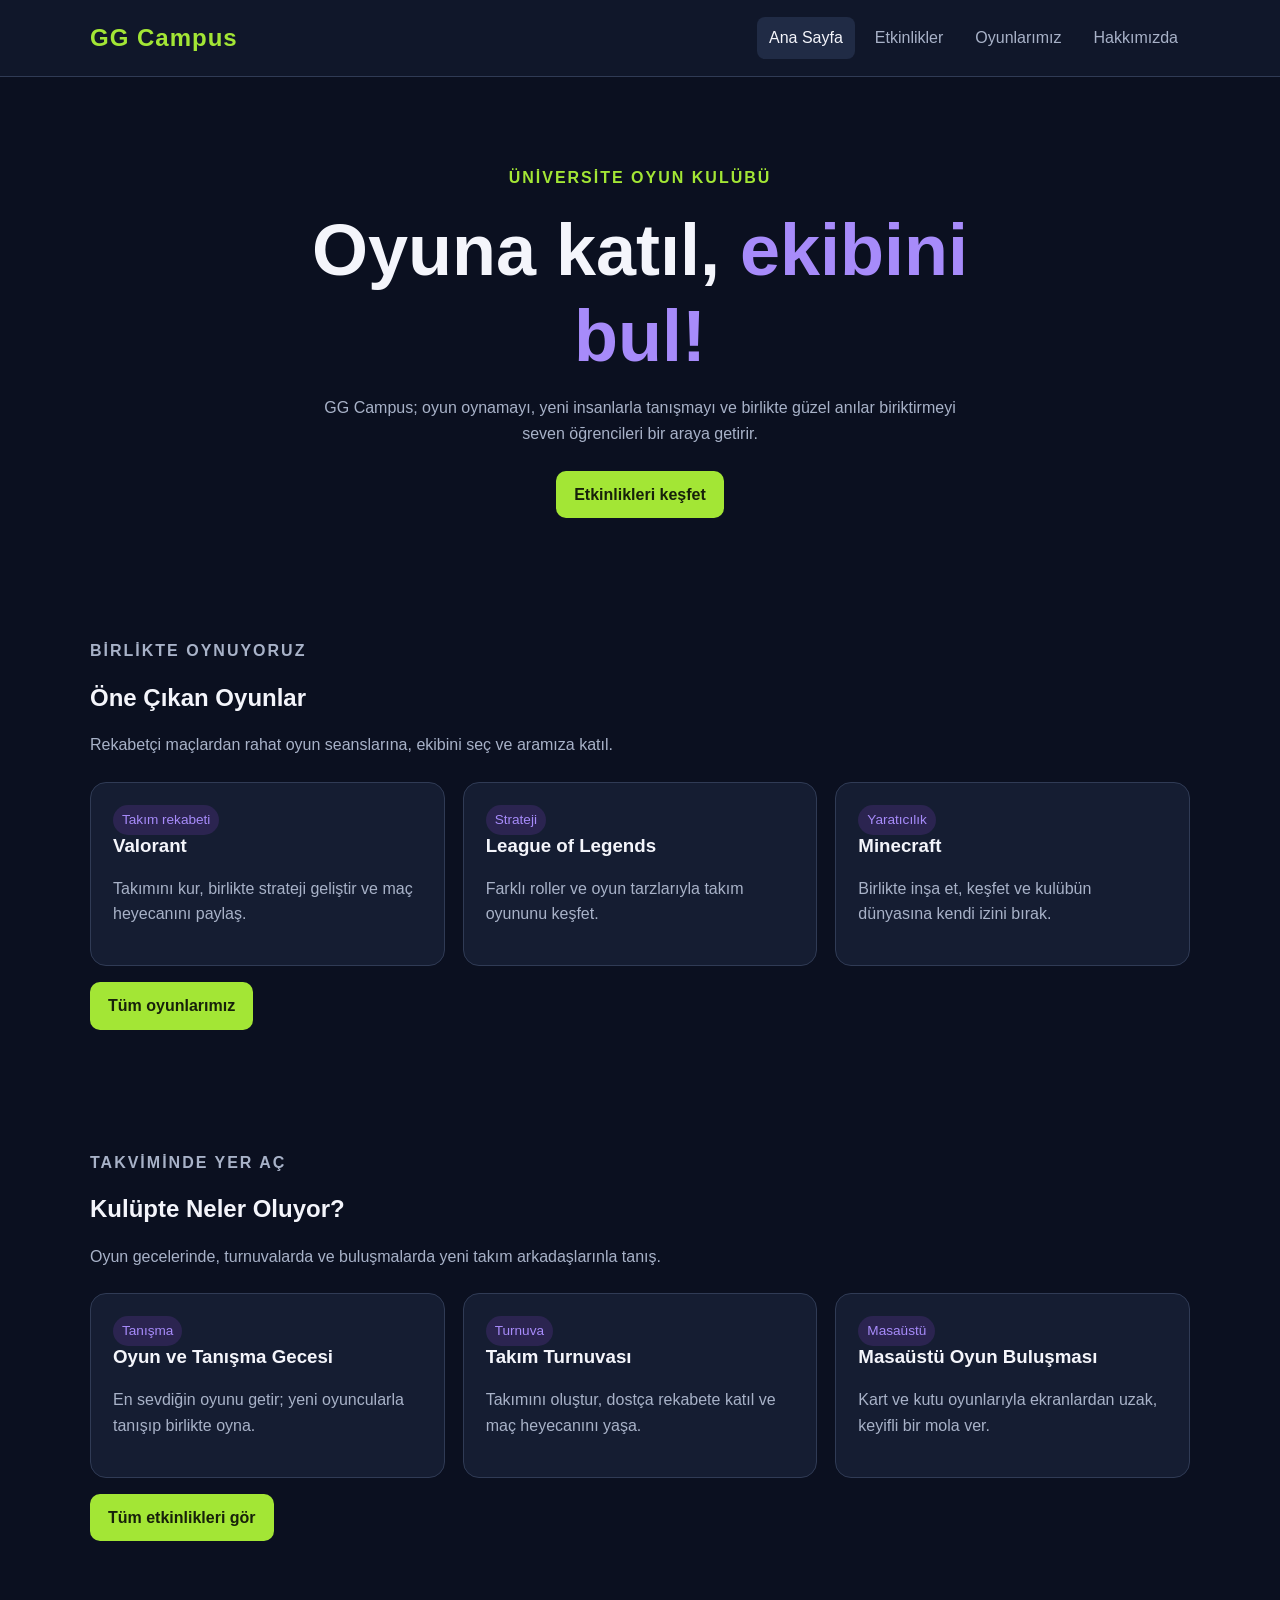
<file: index.html>
<!DOCTYPE html>
<html lang="tr">
<head>
	<meta charset="UTF-8">
	<meta name="viewport" content="width=device-width, initial-scale=1.0">
	<title>GG Campus | Ana Sayfa</title>
	<link rel="stylesheet" href="style.css">
</head>
<body>
	<header class="site-header">
		<nav class="navbar" aria-label="Ana navigasyon">
			<a class="logo" href="index.html">GG Campus</a>
			<div class="nav-links">
				<a href="index.html" aria-current="page">Ana Sayfa</a>
				<a href="etkinlikler.html">Etkinlikler</a>
				<a href="oyunlar.html">Oyunlarımız</a>
				<a href="hakkimizda.html">Hakkımızda</a>
			</div>
		</nav>
	</header>
	<main class="container">
		<section class="hero">
			<p class="eyebrow">Üniversite Oyun Kulübü</p>
			<h1>Oyuna katıl, <span>ekibini bul!</span></h1>
			<p class="lead">
				GG Campus; oyun oynamayı, yeni insanlarla tanışmayı ve birlikte güzel anılar biriktirmeyi seven öğrencileri bir araya getirir.
			</p>
			<a class="button" href="etkinlikler.html">Etkinlikleri keşfet</a>
		</section>

		<section class="section" aria-labelledby="games-heading">
			<div class="section-heading">
				<p class="eyebrow">Birlikte oynuyoruz</p>
				<h2 id="games-heading">Öne Çıkan Oyunlar</h2>
				<p>Rekabetçi maçlardan rahat oyun seanslarına, ekibini seç ve aramıza katıl.</p>
			</div>
			<div class="card-grid">
				<article class="card">
					<span class="card-tag">Takım rekabeti</span>
					<h3>Valorant</h3>
					<p>Takımını kur, birlikte strateji geliştir ve maç heyecanını paylaş.</p>
				</article>
				<article class="card">
					<span class="card-tag">Strateji</span>
					<h3>League of Legends</h3>
					<p>Farklı roller ve oyun tarzlarıyla takım oyununu keşfet.</p>
				</article>
				<article class="card">
					<span class="card-tag">Yaratıcılık</span>
					<h3>Minecraft</h3>
					<p>Birlikte inşa et, keşfet ve kulübün dünyasına kendi izini bırak.</p>
				</article>
			</div>
			<p><a class="button" href="oyunlar.html">Tüm oyunlarımız</a></p>
		</section>

		<section class="section" aria-labelledby="events-heading">
			<div class="section-heading">
				<p class="eyebrow">Takviminde yer aç</p>
				<h2 id="events-heading">Kulüpte Neler Oluyor?</h2>
				<p>Oyun gecelerinde, turnuvalarda ve buluşmalarda yeni takım arkadaşlarınla tanış.</p>
			</div>
			<div class="card-grid">
				<article class="card">
					<span class="card-tag">Tanışma</span>
					<h3>Oyun ve Tanışma Gecesi</h3>
					<p>En sevdiğin oyunu getir; yeni oyuncularla tanışıp birlikte oyna.</p>
				</article>
				<article class="card">
					<span class="card-tag">Turnuva</span>
					<h3>Takım Turnuvası</h3>
					<p>Takımını oluştur, dostça rekabete katıl ve maç heyecanını yaşa.</p>
				</article>
				<article class="card">
					<span class="card-tag">Masaüstü</span>
					<h3>Masaüstü Oyun Buluşması</h3>
					<p>Kart ve kutu oyunlarıyla ekranlardan uzak, keyifli bir mola ver.</p>
				</article>
			</div>
			<p><a class="button" href="etkinlikler.html">Tüm etkinlikleri gör</a></p>
		</section>
	</main>
</body>
</html>
</file>
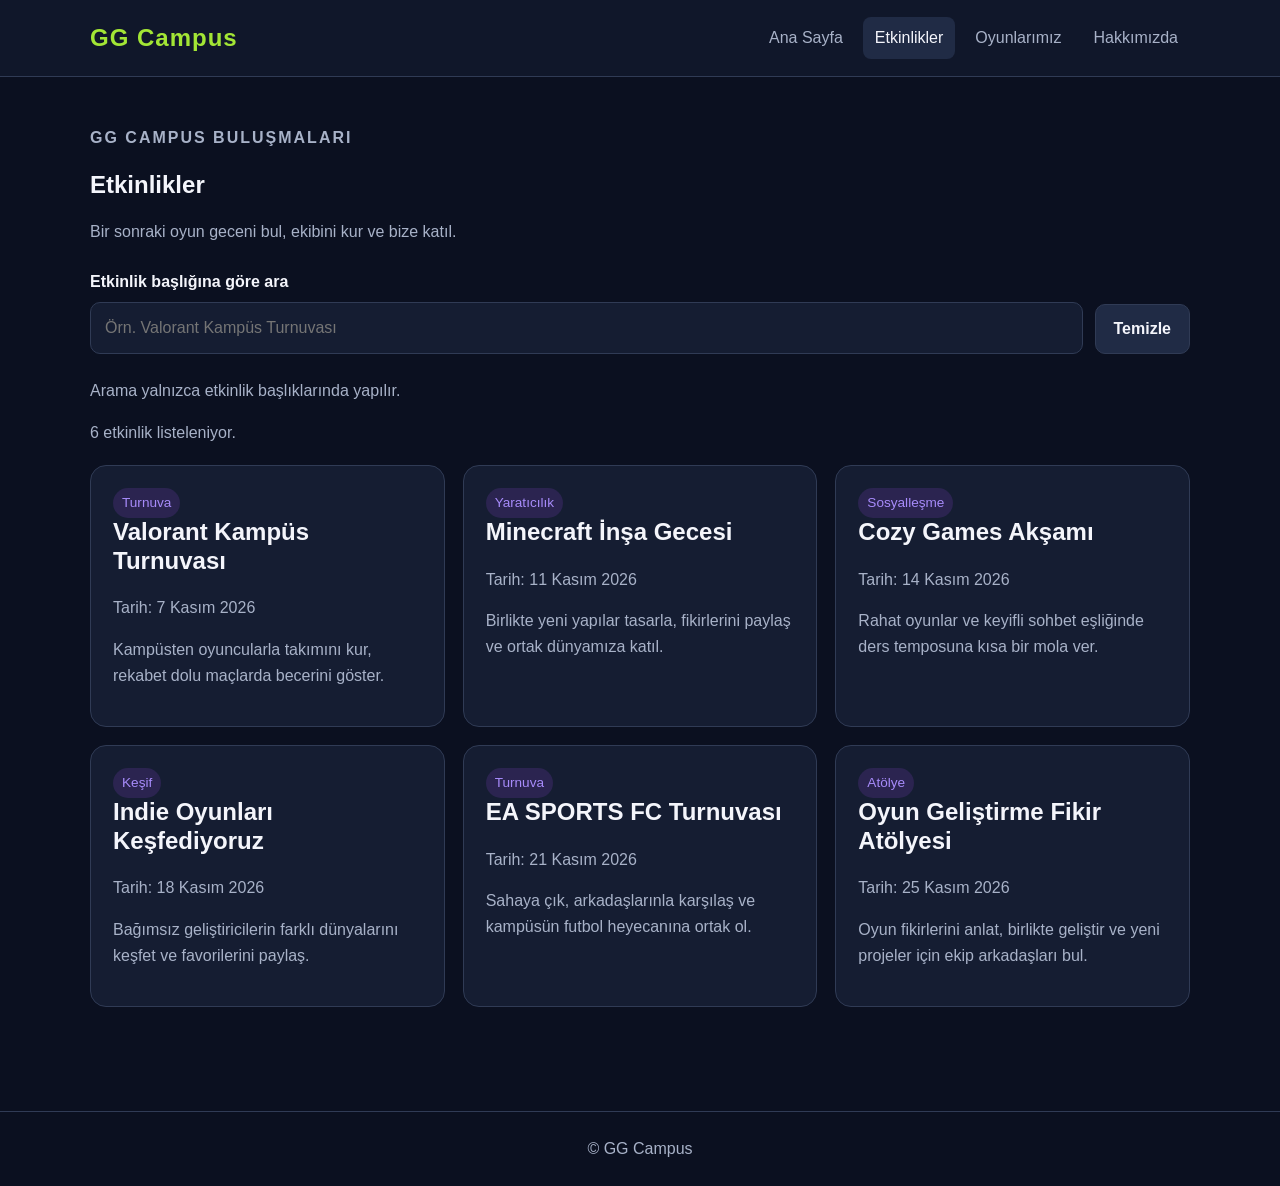
<file: etkinlikler.html>
<!DOCTYPE html>
<html lang="tr">
<head>
	<meta charset="UTF-8">
	<meta name="viewport" content="width=device-width, initial-scale=1.0">
	<title>GG Campus | Etkinlikler</title>
	<link rel="stylesheet" href="style.css">
</head>
<body>
	<header class="site-header">
		<nav class="navbar" aria-label="Ana navigasyon">
			<a class="logo" href="index.html">GG Campus</a>
			<div class="nav-links">
				<a href="index.html">Ana Sayfa</a>
				<a href="etkinlikler.html" aria-current="page">Etkinlikler</a>
				<a href="oyunlar.html">Oyunlarımız</a>
				<a href="hakkimizda.html">Hakkımızda</a>
			</div>
		</nav>
	</header>

	<main class="container">
		<section class="section" aria-labelledby="events-heading">
			<div class="section-heading">
				<p class="eyebrow">GG Campus buluşmaları</p>
				<h1 id="events-heading">Etkinlikler</h1>
				<p>Bir sonraki oyun geceni bul, ekibini kur ve bize katıl.</p>
			</div>

			<div class="search-panel">
				<div class="search-field">
					<label for="event-search">Etkinlik başlığına göre ara</label>
					<input
						type="search"
						id="event-search"
						aria-describedby="event-search-hint"
						placeholder="Örn. Valorant Kampüs Turnuvası"
					>
				</div>
				<button class="button button-secondary" id="clear-search" type="button">Temizle</button>
			</div>
			<p class="muted" id="event-search-hint">Arama yalnızca etkinlik başlıklarında yapılır.</p>
			<p class="search-status" id="event-count" aria-live="polite" aria-atomic="true">6 etkinlik listeleniyor.</p>

			<p class="search-status" id="no-events-message" role="status" hidden>
				Aramanla eşleşen etkinlik bulunamadı.
			</p>

			<div class="card-grid" id="event-list">
				<article class="card event-card">
					<span class="card-tag">Turnuva</span>
					<h2>Valorant Kampüs Turnuvası</h2>
					<p class="muted">Tarih: <time datetime="2026-11-07">7 Kasım 2026</time></p>
					<p>Kampüsten oyuncularla takımını kur, rekabet dolu maçlarda becerini göster.</p>
				</article>
				<article class="card event-card">
					<span class="card-tag">Yaratıcılık</span>
					<h2>Minecraft İnşa Gecesi</h2>
					<p class="muted">Tarih: <time datetime="2026-11-11">11 Kasım 2026</time></p>
					<p>Birlikte yeni yapılar tasarla, fikirlerini paylaş ve ortak dünyamıza katıl.</p>
				</article>
				<article class="card event-card">
					<span class="card-tag">Sosyalleşme</span>
					<h2>Cozy Games Akşamı</h2>
					<p class="muted">Tarih: <time datetime="2026-11-14">14 Kasım 2026</time></p>
					<p>Rahat oyunlar ve keyifli sohbet eşliğinde ders temposuna kısa bir mola ver.</p>
				</article>
				<article class="card event-card">
					<span class="card-tag">Keşif</span>
					<h2>Indie Oyunları Keşfediyoruz</h2>
					<p class="muted">Tarih: <time datetime="2026-11-18">18 Kasım 2026</time></p>
					<p>Bağımsız geliştiricilerin farklı dünyalarını keşfet ve favorilerini paylaş.</p>
				</article>
				<article class="card event-card">
					<span class="card-tag">Turnuva</span>
					<h2>EA SPORTS FC Turnuvası</h2>
					<p class="muted">Tarih: <time datetime="2026-11-21">21 Kasım 2026</time></p>
					<p>Sahaya çık, arkadaşlarınla karşılaş ve kampüsün futbol heyecanına ortak ol.</p>
				</article>
				<article class="card event-card">
					<span class="card-tag">Atölye</span>
					<h2>Oyun Geliştirme Fikir Atölyesi</h2>
					<p class="muted">Tarih: <time datetime="2026-11-25">25 Kasım 2026</time></p>
					<p>Oyun fikirlerini anlat, birlikte geliştir ve yeni projeler için ekip arkadaşları bul.</p>
				</article>
			</div>
		</section>
	</main>

	<footer class="site-footer">© GG Campus</footer>
	<script src="script.js" defer></script>
</body>
</html>
</file>
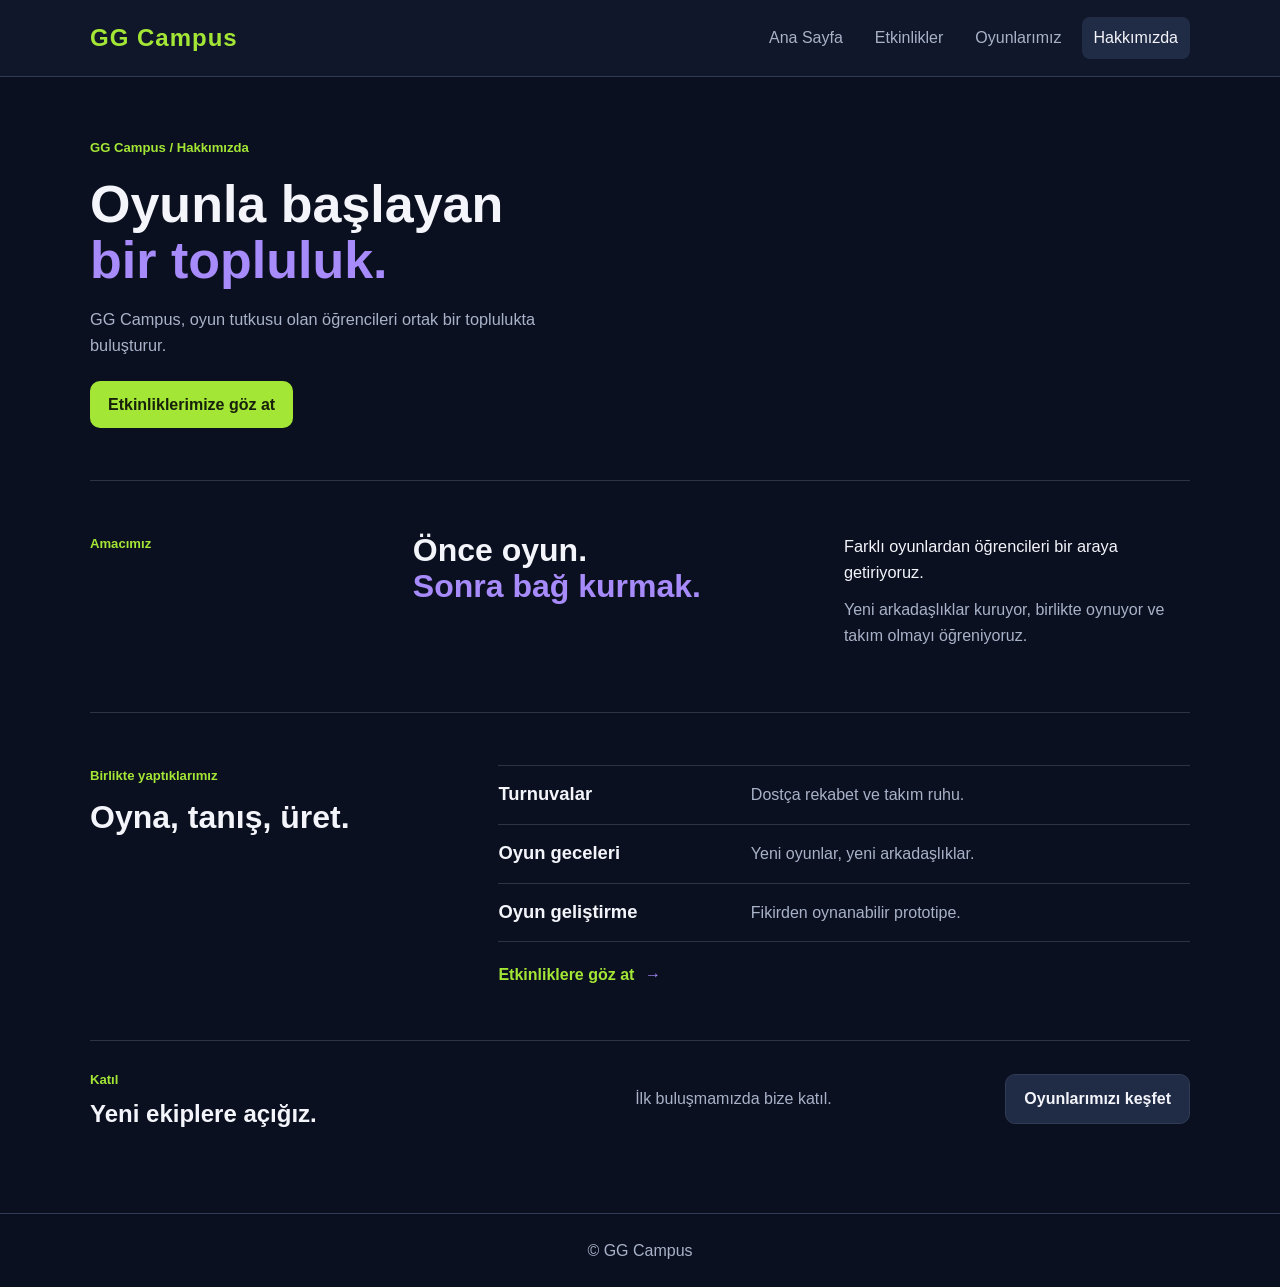
<file: hakkimizda.html>
<!DOCTYPE html>
<html lang="tr">
<head>
	<meta charset="UTF-8">
	<meta name="viewport" content="width=device-width, initial-scale=1.0">
	<title>GG Campus | Hakkımızda</title>
	<link rel="stylesheet" href="style.css">
</head>
<body class="about-page">
	<header class="site-header">
		<nav class="navbar" aria-label="Ana navigasyon">
			<a class="logo" href="index.html">GG Campus</a>
			<div class="nav-links">
				<a href="index.html">Ana Sayfa</a>
				<a href="etkinlikler.html">Etkinlikler</a>
				<a href="oyunlar.html">Oyunlarımız</a>
				<a href="hakkimizda.html" aria-current="page">Hakkımızda</a>
			</div>
		</nav>
	</header>

	<main class="container about-container">
		<section class="about-hero" aria-labelledby="about-heading">
			<div class="about-hero-copy">
				<p class="about-kicker">GG Campus / Hakkımızda</p>
				<h1 id="about-heading">Oyunla başlayan<span>bir topluluk.</span></h1>
				<p class="about-hero-intro">GG Campus, oyun tutkusu olan öğrencileri ortak bir toplulukta buluşturur.</p>
				<a class="button" href="etkinlikler.html">Etkinliklerimize göz at</a>
			</div>
		</section>

		<section class="about-purpose" aria-labelledby="purpose-heading">
			<p class="about-index">Amacımız</p>
			<div class="about-purpose-content">
				<h2 id="purpose-heading">Önce oyun.<br><span>Sonra bağ kurmak.</span></h2>
				<div class="about-purpose-copy">
					<p class="about-statement">Farklı oyunlardan öğrencileri bir araya getiriyoruz.</p>
					<p>Yeni arkadaşlıklar kuruyor, birlikte oynuyor ve takım olmayı öğreniyoruz.</p>
				</div>
			</div>
		</section>

		<section class="about-activities" aria-labelledby="activities-heading">
			<div class="about-activities-heading">
				<p class="about-index">Birlikte yaptıklarımız</p>
				<h2 id="activities-heading">Oyna, tanış, üret.</h2>
			</div>
			<div class="about-activity-list">
				<article class="about-activity">
					<h3>Turnuvalar</h3>
					<p>Dostça rekabet ve takım ruhu.</p>
				</article>
				<article class="about-activity">
					<h3>Oyun geceleri</h3>
					<p>Yeni oyunlar, yeni arkadaşlıklar.</p>
				</article>
				<article class="about-activity">
					<h3>Oyun geliştirme</h3>
					<p>Fikirden oynanabilir prototipe.</p>
				</article>
			</div>
			<a class="about-text-link" href="etkinlikler.html">Etkinliklere göz at <span aria-hidden="true">→</span></a>
		</section>

		<section class="about-join" aria-labelledby="join-heading">
			<div>
				<p class="about-index">Katıl</p>
				<h2 id="join-heading">Yeni ekiplere açığız.</h2>
			</div>
			<p>İlk buluşmamızda bize katıl.</p>
			<a class="button button-secondary" href="oyunlar.html">Oyunlarımızı keşfet</a>
		</section>
	</main>

	<footer class="site-footer">© GG Campus</footer>
</body>
</html>
</file>
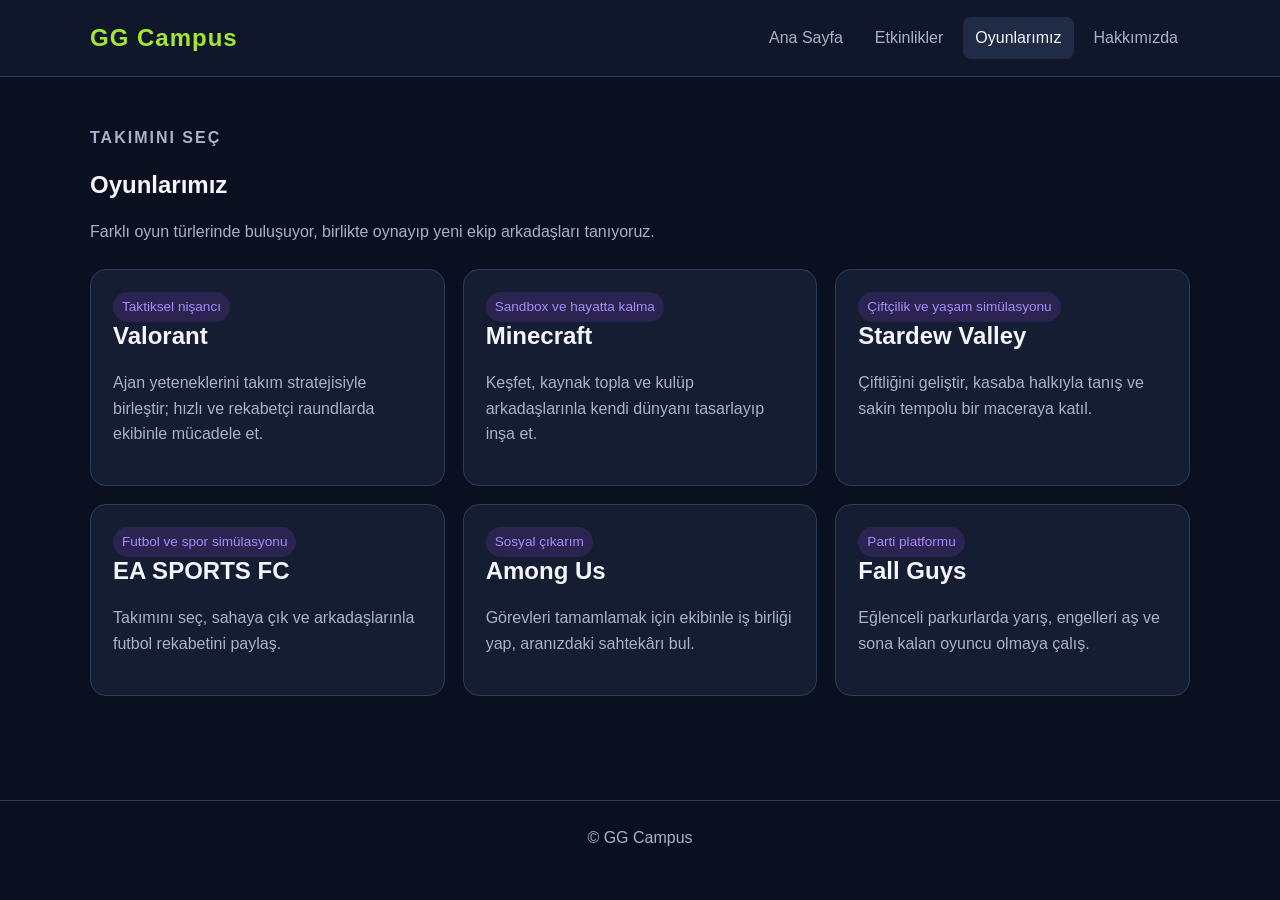
<file: oyunlar.html>
<!DOCTYPE html>
<html lang="tr">
<head>
	<meta charset="UTF-8">
	<meta name="viewport" content="width=device-width, initial-scale=1.0">
	<title>GG Campus | Oyunlarımız</title>
	<link rel="stylesheet" href="style.css">
</head>
<body>
	<header class="site-header">
		<nav class="navbar" aria-label="Ana navigasyon">
			<a class="logo" href="index.html">GG Campus</a>
			<div class="nav-links">
				<a href="index.html">Ana Sayfa</a>
				<a href="etkinlikler.html">Etkinlikler</a>
				<a href="oyunlar.html" aria-current="page">Oyunlarımız</a>
				<a href="hakkimizda.html">Hakkımızda</a>
			</div>
		</nav>
	</header>

	<main class="container">
		<section class="section" aria-labelledby="games-heading">
			<div class="section-heading">
				<p class="eyebrow">Takımını seç</p>
				<h1 id="games-heading">Oyunlarımız</h1>
				<p>Farklı oyun türlerinde buluşuyor, birlikte oynayıp yeni ekip arkadaşları tanıyoruz.</p>
			</div>
			<div class="card-grid">
				<article class="card">
					<span class="card-tag">Taktiksel nişancı</span>
					<h2>Valorant</h2>
					<p>Ajan yeteneklerini takım stratejisiyle birleştir; hızlı ve rekabetçi raundlarda ekibinle mücadele et.</p>
				</article>
				<article class="card">
					<span class="card-tag">Sandbox ve hayatta kalma</span>
					<h2>Minecraft</h2>
					<p>Keşfet, kaynak topla ve kulüp arkadaşlarınla kendi dünyanı tasarlayıp inşa et.</p>
				</article>
				<article class="card">
					<span class="card-tag">Çiftçilik ve yaşam simülasyonu</span>
					<h2>Stardew Valley</h2>
					<p>Çiftliğini geliştir, kasaba halkıyla tanış ve sakin tempolu bir maceraya katıl.</p>
				</article>
				<article class="card">
					<span class="card-tag">Futbol ve spor simülasyonu</span>
					<h2>EA SPORTS FC</h2>
					<p>Takımını seç, sahaya çık ve arkadaşlarınla futbol rekabetini paylaş.</p>
				</article>
				<article class="card">
					<span class="card-tag">Sosyal çıkarım</span>
					<h2>Among Us</h2>
					<p>Görevleri tamamlamak için ekibinle iş birliği yap, aranızdaki sahtekârı bul.</p>
				</article>
				<article class="card">
					<span class="card-tag">Parti platformu</span>
					<h2>Fall Guys</h2>
					<p>Eğlenceli parkurlarda yarış, engelleri aş ve sona kalan oyuncu olmaya çalış.</p>
				</article>
			</div>
		</section>
	</main>

	<footer class="site-footer">© GG Campus</footer>
</body>
</html>
</file>
<file: style.css>
/* GG Campus - Ortak site tasarimi */

:root {
  --bg: #0b1020;
  --surface: #151d32;
  --surface-light: #202b45;
  --text: #f4f5fb;
  --muted: #a8b2c8;
  --purple: #a78bfa;
  --green: #a3e635;
  --border: #303b55;
}

* {
  box-sizing: border-box;
}

html {
  scroll-behavior: smooth;
}

body {
  margin: 0;
  background: var(--bg);
  color: var(--text);
  font-family: Arial, Helvetica, sans-serif;
  line-height: 1.6;
}

a {
  color: inherit;
  text-decoration: none;
}

a:focus-visible,
button:focus-visible,
input:focus-visible {
  outline: 3px solid var(--green);
  outline-offset: 3px;
}

.site-header {
  background: #10172a;
  border-bottom: 1px solid var(--border);
}

.navbar {
  width: min(1100px, 100% - 32px);
  min-height: 76px;
  margin: auto;
  display: flex;
  align-items: center;
  justify-content: space-between;
  gap: 20px;
}

.logo {
  color: var(--green);
  font-size: 1.5rem;
  font-weight: 800;
  letter-spacing: 1px;
}

.nav-links {
  display: flex;
  flex-wrap: wrap;
  gap: 8px;
}

.nav-links a {
  padding: 8px 12px;
  border-radius: 8px;
  color: var(--muted);
}

.nav-links a:hover,
.nav-links a[aria-current="page"] {
  color: var(--text);
  background: var(--surface-light);
}

.container {
  width: min(1100px, 100% - 32px);
  margin: auto;
}

.hero {
  padding: 72px 0;
  text-align: center;
}

.eyebrow {
  color: var(--green);
  font-weight: 700;
  letter-spacing: 2px;
  text-transform: uppercase;
}

h1,
h2,
h3 {
  line-height: 1.2;
}

.hero h1 {
  max-width: 800px;
  margin: 16px auto;
  font-size: clamp(2.2rem, 6vw, 4.5rem);
}

.hero h1 span {
  color: var(--purple);
}

.lead {
  max-width: 650px;
  margin: 0 auto 24px;
  color: var(--muted);
}

.button {
  display: inline-block;
  padding: 11px 18px;
  border: 0;
  border-radius: 10px;
  background: var(--green);
  color: #17210a;
  font: inherit;
  font-weight: 700;
  cursor: pointer;
}

.button:hover {
  filter: brightness(1.08);
}

.button-secondary {
  background: var(--surface-light);
  color: var(--text);
  border: 1px solid var(--border);
}

.section {
  padding: 32px 0 56px;
}

.section-heading {
  margin-bottom: 24px;
}

.section-heading p,
.muted {
  color: var(--muted);
}

.card-grid {
  display: grid;
  grid-template-columns: repeat(3, minmax(0, 1fr));
  gap: 18px;
}

.card {
  min-width: 0;
  padding: 22px;
  background: var(--surface);
  border: 1px solid var(--border);
  border-radius: 16px;
}

.card h2,
.card h3 {
  margin-top: 0;
}

.card p {
  color: var(--muted);
}

.card-tag {
  display: inline-block;
  padding: 4px 9px;
  border-radius: 999px;
  background: #2b2450;
  color: var(--purple);
  font-size: 0.85rem;
}

.search-panel {
  display: flex;
  flex-wrap: wrap;
  align-items: end;
  gap: 12px;
  margin: 24px 0;
}

.search-field {
  flex: 1 1 240px;
}

.search-field label {
  display: block;
  margin-bottom: 8px;
  font-weight: 700;
}

.search-field input {
  width: 100%;
  min-width: 0;
  padding: 12px 14px;
  border: 1px solid var(--border);
  border-radius: 10px;
  background: var(--surface);
  color: var(--text);
  font: inherit;
}

.event-card[hidden] {
  display: none;
}

.search-status {
  margin: 12px 0 20px;
  color: var(--muted);
}

.site-footer {
  margin-top: 48px;
  padding: 24px 16px;
  border-top: 1px solid var(--border);
  color: var(--muted);
  text-align: center;
}

@media (max-width: 700px) {
  .navbar {
    padding: 16px 0;
    align-items: flex-start;
    flex-direction: column;
    gap: 12px;
  }

  .nav-links {
    width: 100%;
    gap: 4px;
  }

  .nav-links a {
    padding: 8px;
    font-size: 0.9rem;
  }

  .hero {
    padding: 48px 0;
  }

  .card-grid {
    grid-template-columns: 1fr;
  }

  .search-panel .button {
    width: 100%;
  }
}

.about-page {
  --about-line: rgba(168, 178, 200, 0.22);
}

.about-hero {
  padding: 60px 0 52px;
  border-bottom: 1px solid var(--about-line);
}

.about-hero-copy {
  max-width: 760px;
}

.about-kicker,
.about-index {
  margin: 0 0 18px;
  color: var(--green);
  font-size: 0.82rem;
  font-weight: 700;
}

.about-hero h1 {
  max-width: 700px;
  margin: 0 0 18px;
  font-size: 3.25rem;
  line-height: 1.08;
}

.about-hero h1 span {
  display: block;
  color: var(--purple);
}

.about-hero-intro {
  max-width: 500px;
  margin: 0 0 22px;
  color: var(--muted);
  font-size: 1.02rem;
}

.about-purpose {
  display: grid;
  grid-template-columns: minmax(140px, 0.55fr) minmax(0, 1.45fr);
  gap: 28px;
  padding: 52px 0;
  border-bottom: 1px solid var(--about-line);
}

.about-purpose .about-index,
.about-activities .about-index,
.about-join .about-index {
  margin-bottom: 0;
}

.about-purpose-content {
  display: grid;
  grid-template-columns: minmax(0, 1fr) minmax(0, 0.85fr);
  align-items: start;
  gap: 24px;
}

.about-purpose h2,
.about-activities-heading h2 {
  margin: 0;
  font-size: 2rem;
  line-height: 1.12;
}

.about-purpose h2 span {
  color: var(--purple);
}

.about-purpose-copy p {
  margin: 0 0 12px;
  color: var(--muted);
}

.about-purpose-copy .about-statement {
  color: var(--text);
  font-size: 1.02rem;
}

.about-activities {
  display: grid;
  grid-template-columns: minmax(190px, 0.7fr) minmax(0, 1.3fr);
  column-gap: 36px;
  row-gap: 20px;
  padding: 52px 0;
}

.about-activities-heading h2 {
  margin-top: 14px;
}

.about-activity-list {
  border-top: 1px solid var(--about-line);
}

.about-activity {
  display: grid;
  grid-template-columns: minmax(120px, 0.7fr) minmax(0, 1.3fr);
  align-items: baseline;
  gap: 16px;
  padding: 16px 0;
  border-bottom: 1px solid var(--about-line);
}

.about-activity h3 {
  margin: 0;
  font-size: 1.15rem;
}

.about-activity p {
  margin: 0;
  color: var(--muted);
}

.about-text-link {
  grid-column: 2;
  justify-self: start;
  color: var(--green);
  font-weight: 700;
}

.about-text-link span {
  margin-left: 6px;
  color: var(--purple);
}

.about-join {
  display: grid;
  grid-template-columns: minmax(0, 1.2fr) minmax(180px, 0.8fr) auto;
  align-items: center;
  gap: 20px;
  padding: 28px 0 36px;
  border-top: 1px solid var(--about-line);
}

.about-join h2 {
  margin: 10px 0 0;
  font-size: 1.5rem;
}

.about-join > p {
  margin: 0;
  color: var(--muted);
}

@media (max-width: 700px) {
  .about-hero {
    padding: 42px 0 36px;
  }

  .about-hero h1 {
    font-size: 2.25rem;
  }

  .about-purpose {
    grid-template-columns: minmax(0, 1fr);
    gap: 10px;
    padding: 36px 0;
  }

  .about-purpose-content {
    grid-template-columns: minmax(0, 1fr);
    gap: 12px;
  }

  .about-purpose h2,
  .about-activities-heading h2 {
    font-size: 1.65rem;
  }

  .about-activities {
    grid-template-columns: minmax(0, 1fr);
    gap: 16px;
    padding: 36px 0;
  }

  .about-activities-heading h2 {
    margin-top: 10px;
  }

  .about-activity {
    grid-template-columns: minmax(0, 1fr);
    gap: 4px;
  }

  .about-text-link {
    grid-column: 1;
  }

  .about-join {
    grid-template-columns: minmax(0, 1fr);
    gap: 12px;
    padding: 24px 0 32px;
  }
}
</file>
